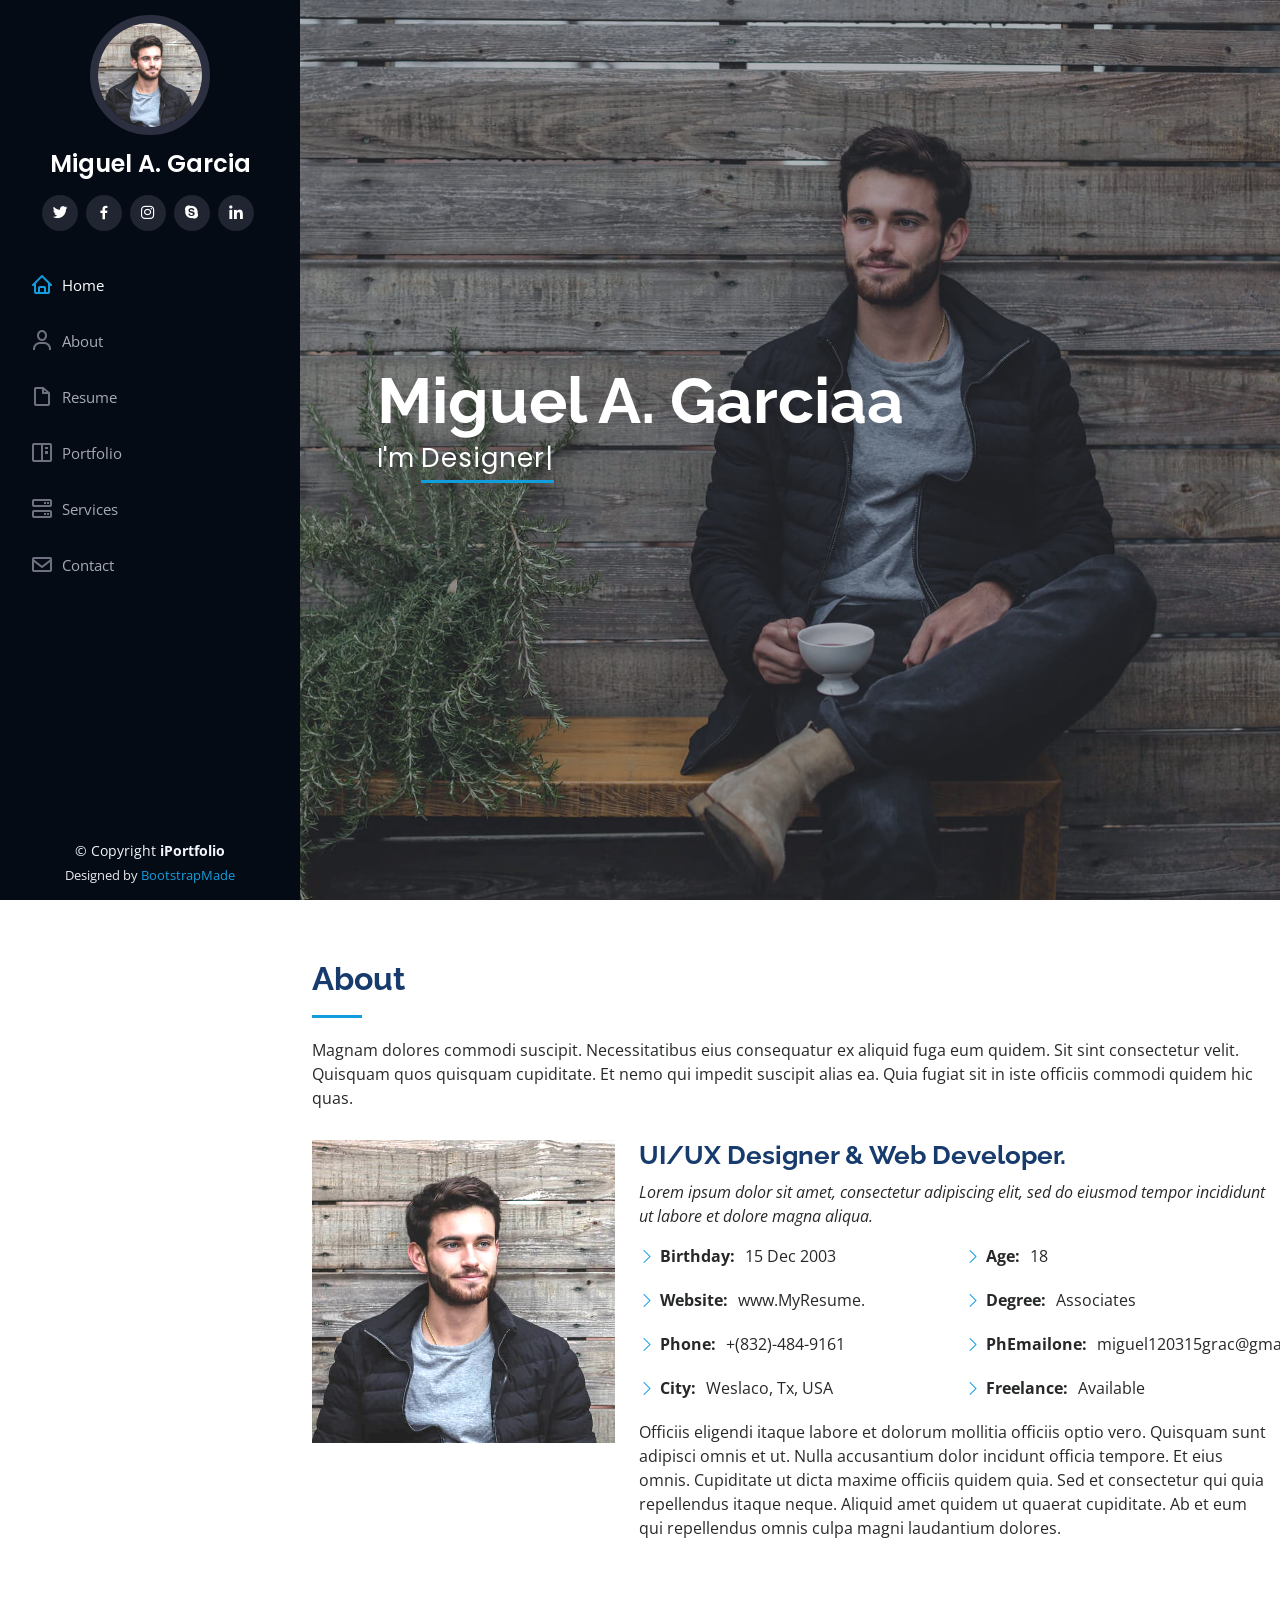
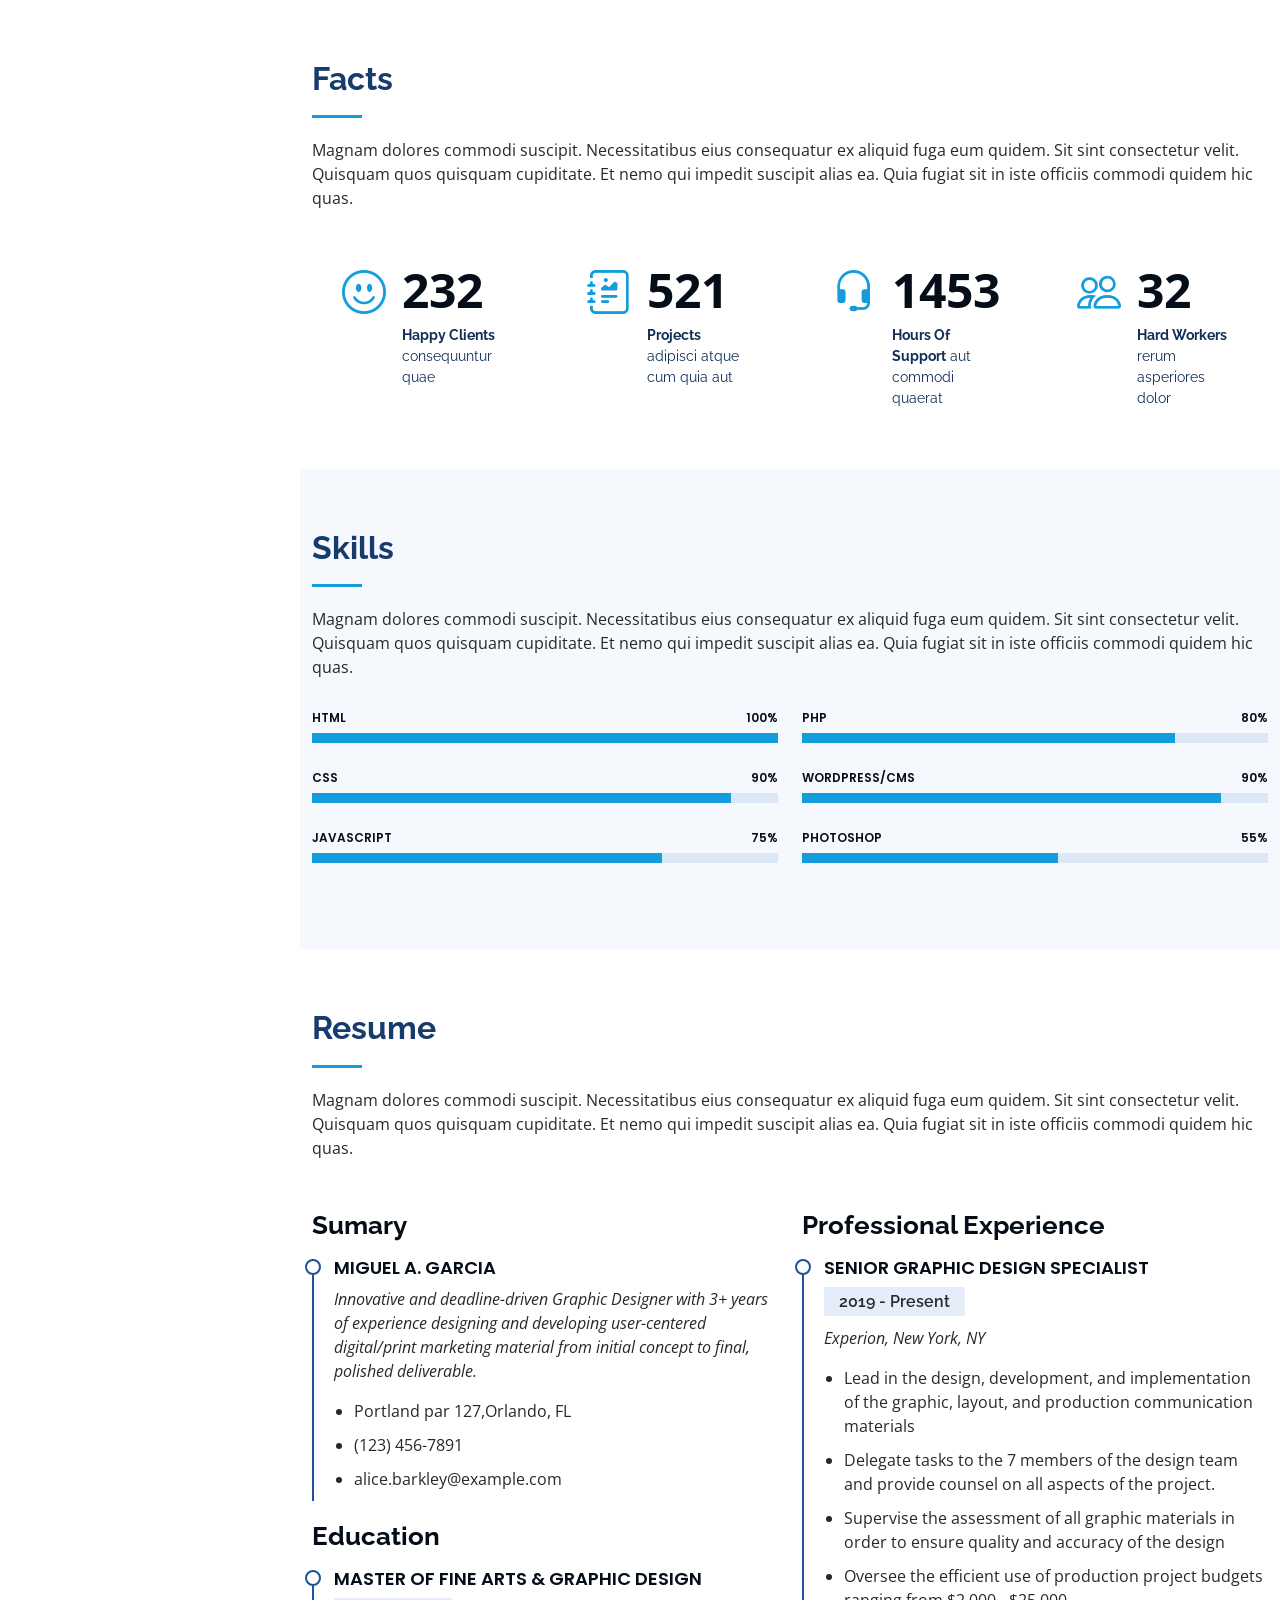
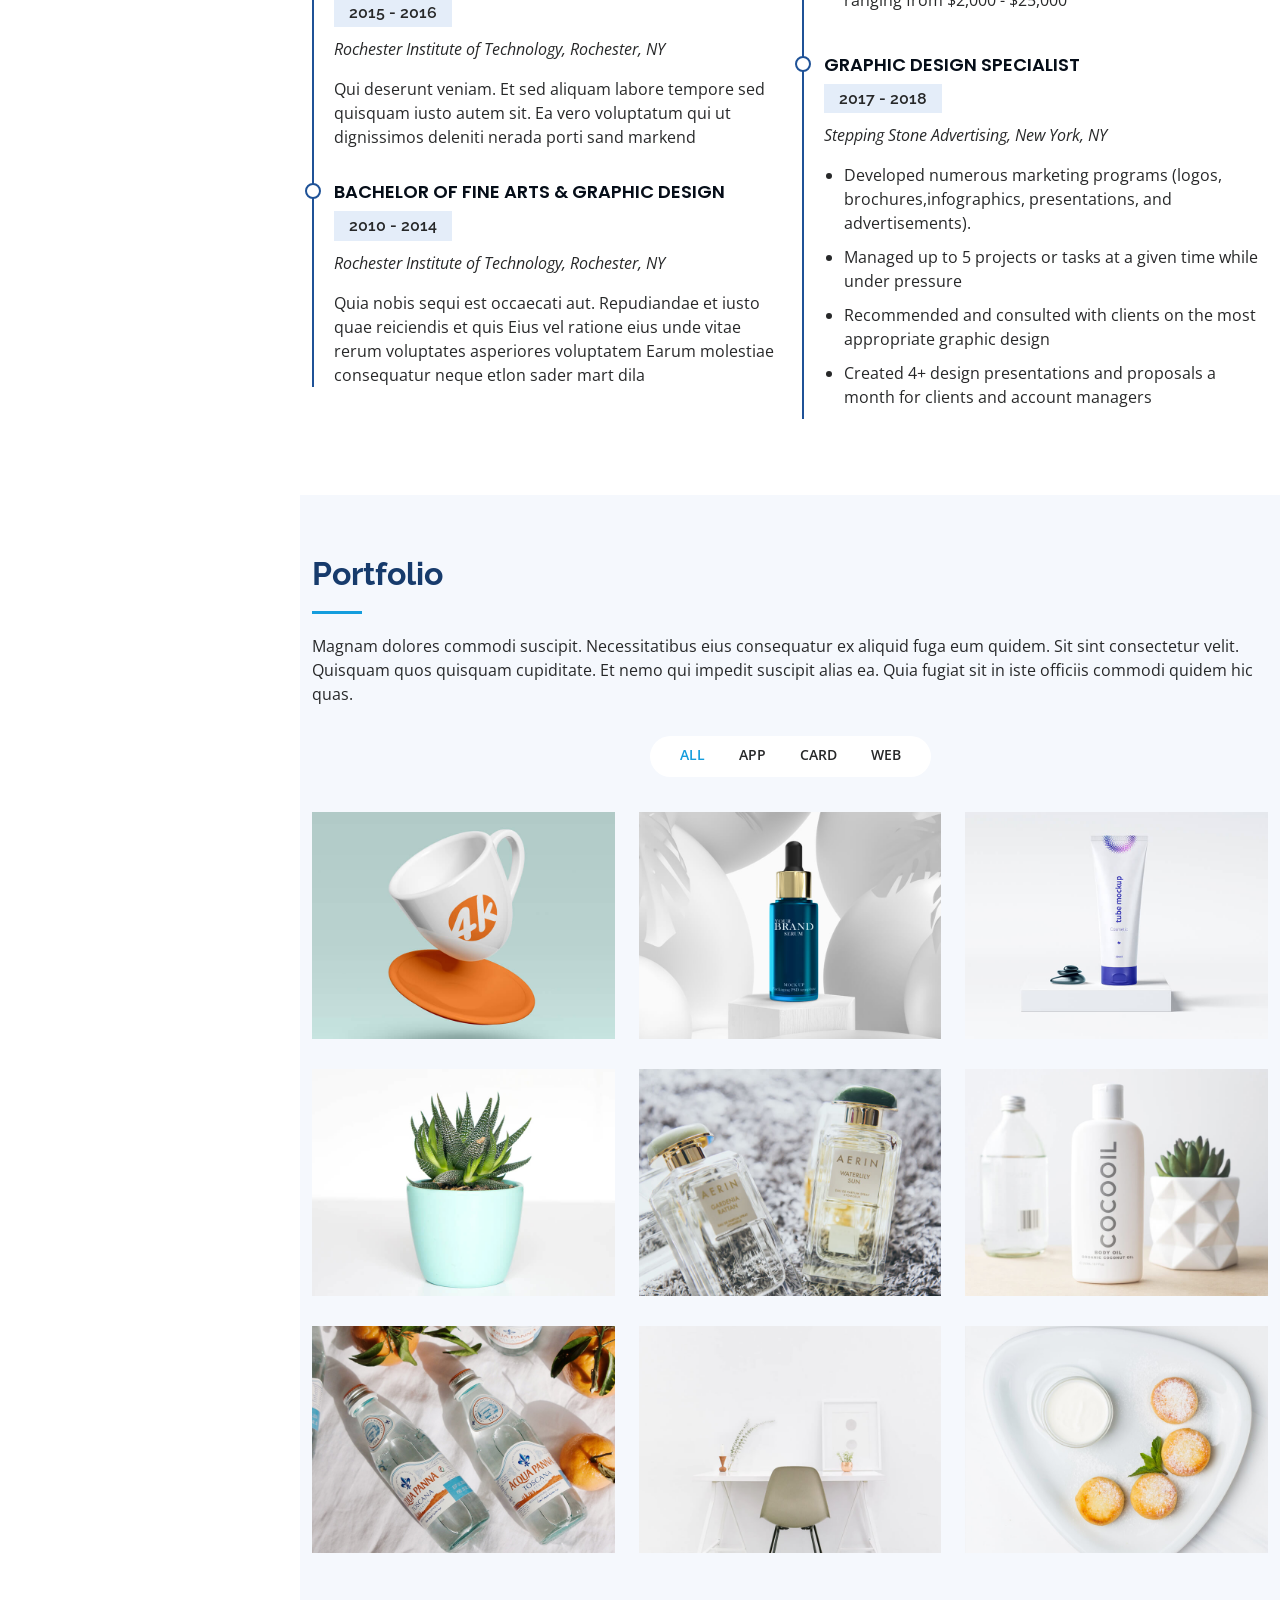
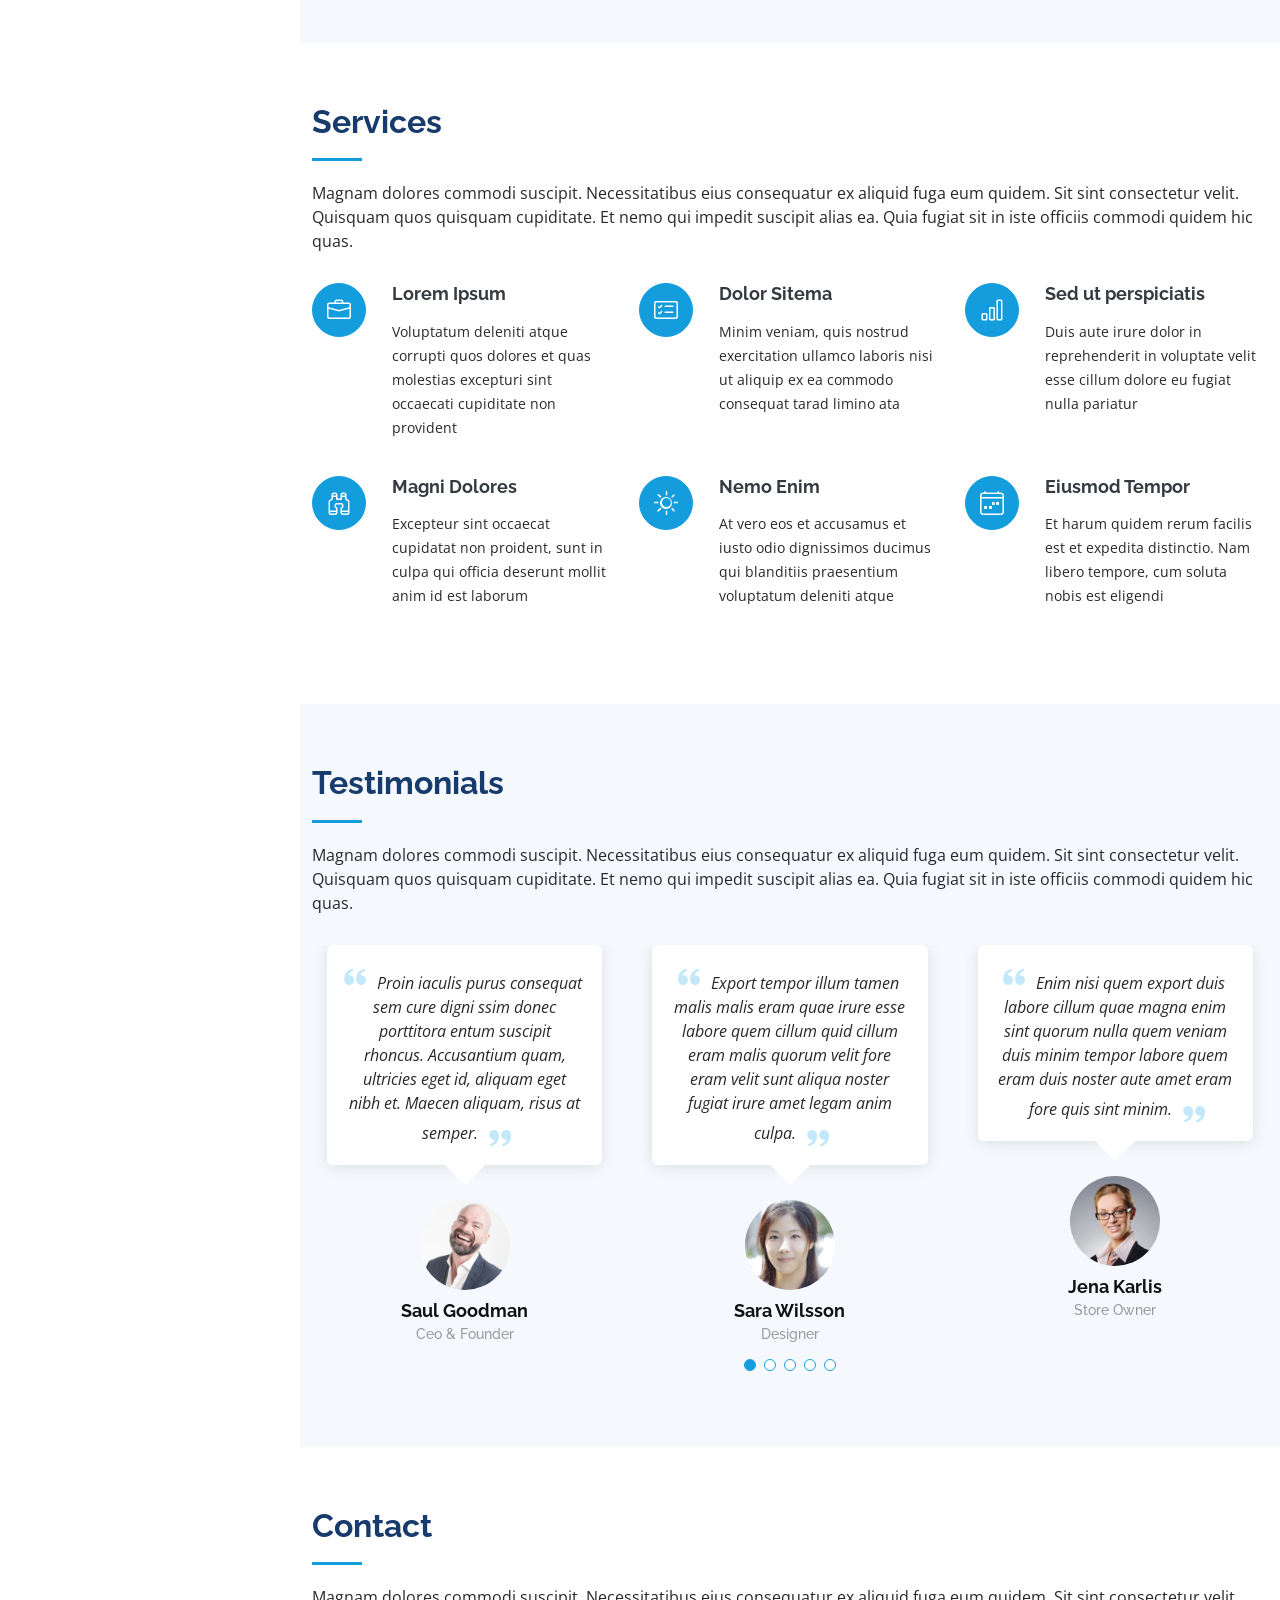
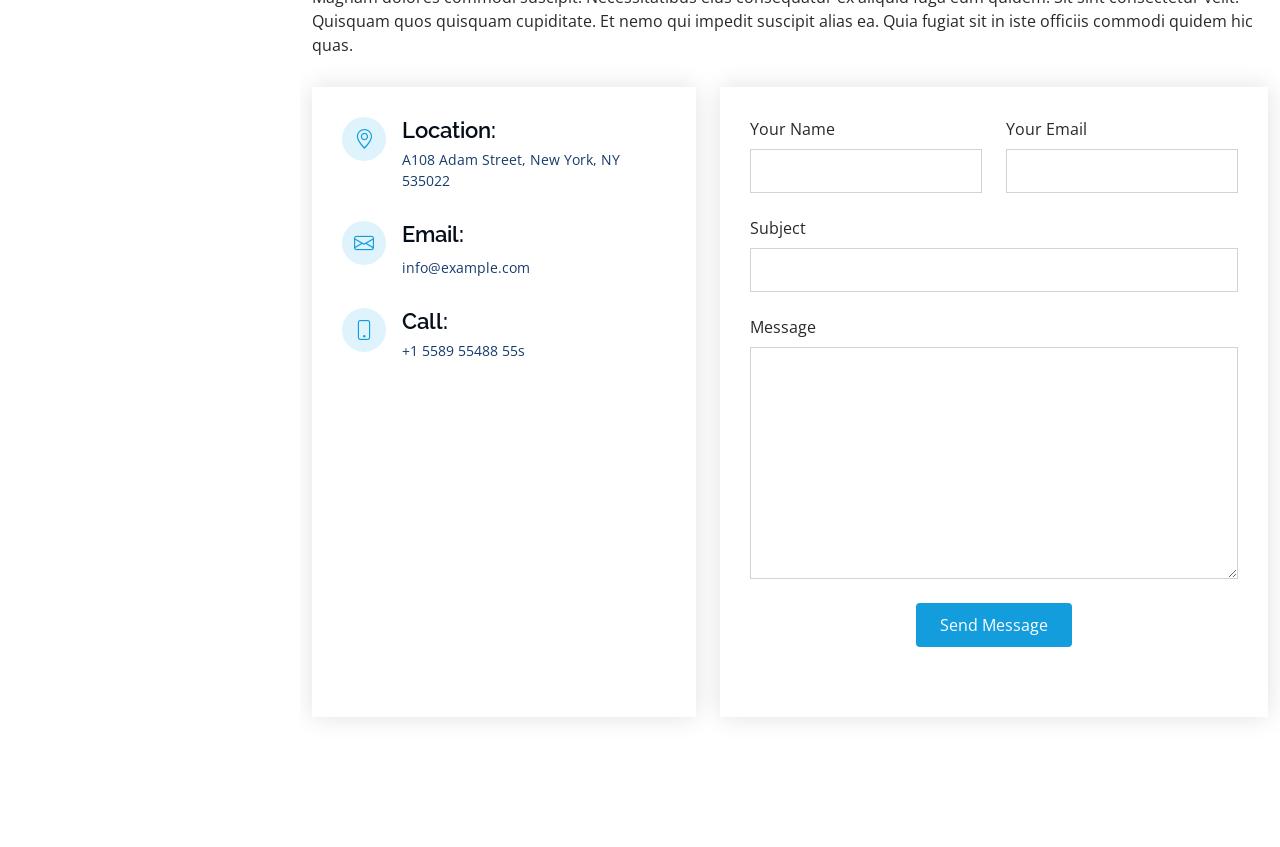
<file: iPortfolio/index.html>
<!DOCTYPE html>
<html lang="en">

<head>
  <meta charset="utf-8">
  <meta content="width=device-width, initial-scale=1.0" name="viewport">

  <title>Miguel A, Garcia MyResume</title>
  <meta content="" name="description">
  <meta content="" name="keywords">

  <!-- Favicons -->
  <link href="assets/img/favicon.png" rel="icon">
  <link href="assets/img/apple-touch-icon.png" rel="apple-touch-icon">

  <!-- Google Fonts -->
  <link href="https://fonts.googleapis.com/css?family=Open+Sans:300,300i,400,400i,600,600i,700,700i|Raleway:300,300i,400,400i,500,500i,600,600i,700,700i|Poppins:300,300i,400,400i,500,500i,600,600i,700,700i" rel="stylesheet">

  <!-- Vendor CSS Files -->
  <link href="assets/vendor/aos/aos.css" rel="stylesheet">
  <link href="assets/vendor/bootstrap/css/bootstrap.min.css" rel="stylesheet">
  <link href="assets/vendor/bootstrap-icons/bootstrap-icons.css" rel="stylesheet">
  <link href="assets/vendor/boxicons/css/boxicons.min.css" rel="stylesheet">
  <link href="assets/vendor/glightbox/css/glightbox.min.css" rel="stylesheet">
  <link href="assets/vendor/swiper/swiper-bundle.min.css" rel="stylesheet">

  <!-- Template Main CSS File -->
  <link href="assets/css/style.css" rel="stylesheet">

  <!-- =======================================================
  * Template Name: iPortfolio - v3.9.1
  * Template URL: https://bootstrapmade.com/iportfolio-bootstrap-portfolio-websites-template/
  * Author: BootstrapMade.com
  * License: https://bootstrapmade.com/license/
  ======================================================== -->
</head>

<body>

  <!-- ======= Mobile nav toggle button ======= -->
  <i class="bi bi-list mobile-nav-toggle d-xl-none"></i>

  <!-- ======= Header ======= -->
  <header id="header">
    <div class="d-flex flex-column">

      <div class="profile">
        <img src="assets/img/profile-img.jpg" alt="" class="img-fluid rounded-circle">
        <h1 class="text-light"><a href="index.html">Miguel A. Garcia</a></h1>
        <div class="social-links mt-3 text-center">
          <a href="#" class="twitter"><i class="bx bxl-twitter"></i></a>
          <a href="#" class="facebook"><i class="bx bxl-facebook"></i></a>
          <a href="#" class="instagram"><i class="bx bxl-instagram"></i></a>
          <a href="#" class="google-plus"><i class="bx bxl-skype"></i></a>
          <a href="#" class="linkedin"><i class="bx bxl-linkedin"></i></a>
        </div>
      </div>

      <nav id="navbar" class="nav-menu navbar">
        <ul>
          <li><a href="#hero" class="nav-link scrollto active"><i class="bx bx-home"></i> <span>Home</span></a></li>
          <li><a href="#about" class="nav-link scrollto"><i class="bx bx-user"></i> <span>About</span></a></li>
          <li><a href="#resume" class="nav-link scrollto"><i class="bx bx-file-blank"></i> <span>Resume</span></a></li>
          <li><a href="#portfolio" class="nav-link scrollto"><i class="bx bx-book-content"></i> <span>Portfolio</span></a></li>
          <li><a href="#services" class="nav-link scrollto"><i class="bx bx-server"></i> <span>Services</span></a></li>
          <li><a href="#contact" class="nav-link scrollto"><i class="bx bx-envelope"></i> <span>Contact</span></a></li>
        </ul>
      </nav><!-- .nav-menu -->
    </div>
  </header><!-- End Header -->

  <!-- ======= Hero Section ======= -->
  <section id="hero" class="d-flex flex-column justify-content-center align-items-center">
    <div class="hero-container" data-aos="fade-in">
      <h1>Miguel A. Garciaa</h1>
      <p>I'm <span class="typed" data-typed-items="Designer, Developer, Freelancer, Photographer"></span></p>
    </div>
  </section><!-- End Hero -->

  <main id="main">

    <!-- ======= About Section ======= -->
    <section id="about" class="about">
      <div class="container">

        <div class="section-title">
          <h2>About</h2>
          <p>Magnam dolores commodi suscipit. Necessitatibus eius consequatur ex aliquid fuga eum quidem. Sit sint consectetur velit. Quisquam quos quisquam cupiditate. Et nemo qui impedit suscipit alias ea. Quia fugiat sit in iste officiis commodi quidem hic quas.</p>
        </div>

        <div class="row">
          <div class="col-lg-4" data-aos="fade-right">
            <img src="assets/img/profile-img.jpg" class="img-fluid" alt="">
          </div>
          <div class="col-lg-8 pt-4 pt-lg-0 content" data-aos="fade-left">
            <h3>UI/UX Designer &amp; Web Developer.</h3>
            <p class="fst-italic">
              Lorem ipsum dolor sit amet, consectetur adipiscing elit, sed do eiusmod tempor incididunt ut labore et dolore
              magna aliqua.
            </p>
            <div class="row">
              <div class="col-lg-6">
                <ul>
                  <li><i class="bi bi-chevron-right"></i> <strong>Birthday:</strong> <span>15 Dec 2003</span></li>
                  <li><i class="bi bi-chevron-right"></i> <strong>Website:</strong> <span>www.MyResume.</span></li>
                  <li><i class="bi bi-chevron-right"></i> <strong>Phone:</strong> <span>+(832)-484-9161</span></li>
                  <li><i class="bi bi-chevron-right"></i> <strong>City:</strong> <span>Weslaco, Tx, USA</span></li>
                </ul>
              </div>
              <div class="col-lg-6">
                <ul>
                  <li><i class="bi bi-chevron-right"></i> <strong>Age:</strong> <span>18</span></li>
                  <li><i class="bi bi-chevron-right"></i> <strong>Degree:</strong> <span>Associates</span></li>
                  <li><i class="bi bi-chevron-right"></i> <strong>PhEmailone:</strong> <span>miguel120315grac@gmail.com</span></li>
                  <li><i class="bi bi-chevron-right"></i> <strong>Freelance:</strong> <span>Available</span></li>
                </ul>
              </div>
            </div>
            <p>
              Officiis eligendi itaque labore et dolorum mollitia officiis optio vero. Quisquam sunt adipisci omnis et ut. Nulla accusantium dolor incidunt officia tempore. Et eius omnis.
              Cupiditate ut dicta maxime officiis quidem quia. Sed et consectetur qui quia repellendus itaque neque. Aliquid amet quidem ut quaerat cupiditate. Ab et eum qui repellendus omnis culpa magni laudantium dolores.
            </p>
          </div>
        </div>

      </div>
    </section><!-- End About Section -->

    <!-- ======= Facts Section ======= -->
    <section id="facts" class="facts">
      <div class="container">

        <div class="section-title">
          <h2>Facts</h2>
          <p>Magnam dolores commodi suscipit. Necessitatibus eius consequatur ex aliquid fuga eum quidem. Sit sint consectetur velit. Quisquam quos quisquam cupiditate. Et nemo qui impedit suscipit alias ea. Quia fugiat sit in iste officiis commodi quidem hic quas.</p>
        </div>

        <div class="row no-gutters">

          <div class="col-lg-3 col-md-6 d-md-flex align-items-md-stretch" data-aos="fade-up">
            <div class="count-box">
              <i class="bi bi-emoji-smile"></i>
              <span data-purecounter-start="0" data-purecounter-end="232" data-purecounter-duration="1" class="purecounter"></span>
              <p><strong>Happy Clients</strong> consequuntur quae</p>
            </div>
          </div>

          <div class="col-lg-3 col-md-6 d-md-flex align-items-md-stretch" data-aos="fade-up" data-aos-delay="100">
            <div class="count-box">
              <i class="bi bi-journal-richtext"></i>
              <span data-purecounter-start="0" data-purecounter-end="521" data-purecounter-duration="1" class="purecounter"></span>
              <p><strong>Projects</strong> adipisci atque cum quia aut</p>
            </div>
          </div>

          <div class="col-lg-3 col-md-6 d-md-flex align-items-md-stretch" data-aos="fade-up" data-aos-delay="200">
            <div class="count-box">
              <i class="bi bi-headset"></i>
              <span data-purecounter-start="0" data-purecounter-end="1453" data-purecounter-duration="1" class="purecounter"></span>
              <p><strong>Hours Of Support</strong> aut commodi quaerat</p>
            </div>
          </div>

          <div class="col-lg-3 col-md-6 d-md-flex align-items-md-stretch" data-aos="fade-up" data-aos-delay="300">
            <div class="count-box">
              <i class="bi bi-people"></i>
              <span data-purecounter-start="0" data-purecounter-end="32" data-purecounter-duration="1" class="purecounter"></span>
              <p><strong>Hard Workers</strong> rerum asperiores dolor</p>
            </div>
          </div>

        </div>

      </div>
    </section><!-- End Facts Section -->

    <!-- ======= Skills Section ======= -->
    <section id="skills" class="skills section-bg">
      <div class="container">

        <div class="section-title">
          <h2>Skills</h2>
          <p>Magnam dolores commodi suscipit. Necessitatibus eius consequatur ex aliquid fuga eum quidem. Sit sint consectetur velit. Quisquam quos quisquam cupiditate. Et nemo qui impedit suscipit alias ea. Quia fugiat sit in iste officiis commodi quidem hic quas.</p>
        </div>

        <div class="row skills-content">

          <div class="col-lg-6" data-aos="fade-up">

            <div class="progress">
              <span class="skill">HTML <i class="val">100%</i></span>
              <div class="progress-bar-wrap">
                <div class="progress-bar" role="progressbar" aria-valuenow="100" aria-valuemin="0" aria-valuemax="100"></div>
              </div>
            </div>

            <div class="progress">
              <span class="skill">CSS <i class="val">90%</i></span>
              <div class="progress-bar-wrap">
                <div class="progress-bar" role="progressbar" aria-valuenow="90" aria-valuemin="0" aria-valuemax="100"></div>
              </div>
            </div>

            <div class="progress">
              <span class="skill">JavaScript <i class="val">75%</i></span>
              <div class="progress-bar-wrap">
                <div class="progress-bar" role="progressbar" aria-valuenow="75" aria-valuemin="0" aria-valuemax="100"></div>
              </div>
            </div>

          </div>

          <div class="col-lg-6" data-aos="fade-up" data-aos-delay="100">

            <div class="progress">
              <span class="skill">PHP <i class="val">80%</i></span>
              <div class="progress-bar-wrap">
                <div class="progress-bar" role="progressbar" aria-valuenow="80" aria-valuemin="0" aria-valuemax="100"></div>
              </div>
            </div>

            <div class="progress">
              <span class="skill">WordPress/CMS <i class="val">90%</i></span>
              <div class="progress-bar-wrap">
                <div class="progress-bar" role="progressbar" aria-valuenow="90" aria-valuemin="0" aria-valuemax="100"></div>
              </div>
            </div>

            <div class="progress">
              <span class="skill">Photoshop <i class="val">55%</i></span>
              <div class="progress-bar-wrap">
                <div class="progress-bar" role="progressbar" aria-valuenow="55" aria-valuemin="0" aria-valuemax="100"></div>
              </div>
            </div>

          </div>

        </div>

      </div>
    </section><!-- End Skills Section -->

    <!-- ======= Resume Section ======= -->
    <section id="resume" class="resume">
      <div class="container">

        <div class="section-title">
          <h2>Resume</h2>
          <p>Magnam dolores commodi suscipit. Necessitatibus eius consequatur ex aliquid fuga eum quidem. Sit sint consectetur velit. Quisquam quos quisquam cupiditate. Et nemo qui impedit suscipit alias ea. Quia fugiat sit in iste officiis commodi quidem hic quas.</p>
        </div>

        <div class="row">
          <div class="col-lg-6" data-aos="fade-up">
            <h3 class="resume-title">Sumary</h3>
            <div class="resume-item pb-0">
              <h4>Miguel A. Garcia</h4>
              <p><em>Innovative and deadline-driven Graphic Designer with 3+ years of experience designing and developing user-centered digital/print marketing material from initial concept to final, polished deliverable.</em></p>
              <ul>
                <li>Portland par 127,Orlando, FL</li>
                <li>(123) 456-7891</li>
                <li>alice.barkley@example.com</li>
              </ul>
            </div>

            <h3 class="resume-title">Education</h3>
            <div class="resume-item">
              <h4>Master of Fine Arts &amp; Graphic Design</h4>
              <h5>2015 - 2016</h5>
              <p><em>Rochester Institute of Technology, Rochester, NY</em></p>
              <p>Qui deserunt veniam. Et sed aliquam labore tempore sed quisquam iusto autem sit. Ea vero voluptatum qui ut dignissimos deleniti nerada porti sand markend</p>
            </div>
            <div class="resume-item">
              <h4>Bachelor of Fine Arts &amp; Graphic Design</h4>
              <h5>2010 - 2014</h5>
              <p><em>Rochester Institute of Technology, Rochester, NY</em></p>
              <p>Quia nobis sequi est occaecati aut. Repudiandae et iusto quae reiciendis et quis Eius vel ratione eius unde vitae rerum voluptates asperiores voluptatem Earum molestiae consequatur neque etlon sader mart dila</p>
            </div>
          </div>
          <div class="col-lg-6" data-aos="fade-up" data-aos-delay="100">
            <h3 class="resume-title">Professional Experience</h3>
            <div class="resume-item">
              <h4>Senior graphic design specialist</h4>
              <h5>2019 - Present</h5>
              <p><em>Experion, New York, NY </em></p>
              <ul>
                <li>Lead in the design, development, and implementation of the graphic, layout, and production communication materials</li>
                <li>Delegate tasks to the 7 members of the design team and provide counsel on all aspects of the project. </li>
                <li>Supervise the assessment of all graphic materials in order to ensure quality and accuracy of the design</li>
                <li>Oversee the efficient use of production project budgets ranging from $2,000 - $25,000</li>
              </ul>
            </div>
            <div class="resume-item">
              <h4>Graphic design specialist</h4>
              <h5>2017 - 2018</h5>
              <p><em>Stepping Stone Advertising, New York, NY</em></p>
              <ul>
                <li>Developed numerous marketing programs (logos, brochures,infographics, presentations, and advertisements).</li>
                <li>Managed up to 5 projects or tasks at a given time while under pressure</li>
                <li>Recommended and consulted with clients on the most appropriate graphic design</li>
                <li>Created 4+ design presentations and proposals a month for clients and account managers</li>
              </ul>
            </div>
          </div>
        </div>

      </div>
    </section><!-- End Resume Section -->

    <!-- ======= Portfolio Section ======= -->
    <section id="portfolio" class="portfolio section-bg">
      <div class="container">

        <div class="section-title">
          <h2>Portfolio</h2>
          <p>Magnam dolores commodi suscipit. Necessitatibus eius consequatur ex aliquid fuga eum quidem. Sit sint consectetur velit. Quisquam quos quisquam cupiditate. Et nemo qui impedit suscipit alias ea. Quia fugiat sit in iste officiis commodi quidem hic quas.</p>
        </div>

        <div class="row" data-aos="fade-up">
          <div class="col-lg-12 d-flex justify-content-center">
            <ul id="portfolio-flters">
              <li data-filter="*" class="filter-active">All</li>
              <li data-filter=".filter-app">App</li>
              <li data-filter=".filter-card">Card</li>
              <li data-filter=".filter-web">Web</li>
            </ul>
          </div>
        </div>

        <div class="row portfolio-container" data-aos="fade-up" data-aos-delay="100">

          <div class="col-lg-4 col-md-6 portfolio-item filter-app">
            <div class="portfolio-wrap">
              <img src="assets/img/portfolio/portfolio-1.jpg" class="img-fluid" alt="">
              <div class="portfolio-links">
                <a href="assets/img/portfolio/portfolio-1.jpg" data-gallery="portfolioGallery" class="portfolio-lightbox" title="App 1"><i class="bx bx-plus"></i></a>
                <a href="portfolio-details.html" title="More Details"><i class="bx bx-link"></i></a>
              </div>
            </div>
          </div>

          <div class="col-lg-4 col-md-6 portfolio-item filter-web">
            <div class="portfolio-wrap">
              <img src="assets/img/portfolio/portfolio-2.jpg" class="img-fluid" alt="">
              <div class="portfolio-links">
                <a href="assets/img/portfolio/portfolio-2.jpg" data-gallery="portfolioGallery" class="portfolio-lightbox" title="Web 3"><i class="bx bx-plus"></i></a>
                <a href="portfolio-details.html" title="More Details"><i class="bx bx-link"></i></a>
              </div>
            </div>
          </div>

          <div class="col-lg-4 col-md-6 portfolio-item filter-app">
            <div class="portfolio-wrap">
              <img src="assets/img/portfolio/portfolio-3.jpg" class="img-fluid" alt="">
              <div class="portfolio-links">
                <a href="assets/img/portfolio/portfolio-3.jpg" data-gallery="portfolioGallery" class="portfolio-lightbox" title="App 2"><i class="bx bx-plus"></i></a>
                <a href="portfolio-details.html" title="More Details"><i class="bx bx-link"></i></a>
              </div>
            </div>
          </div>

          <div class="col-lg-4 col-md-6 portfolio-item filter-card">
            <div class="portfolio-wrap">
              <img src="assets/img/portfolio/portfolio-4.jpg" class="img-fluid" alt="">
              <div class="portfolio-links">
                <a href="assets/img/portfolio/portfolio-4.jpg" data-gallery="portfolioGallery" class="portfolio-lightbox" title="Card 2"><i class="bx bx-plus"></i></a>
                <a href="portfolio-details.html" title="More Details"><i class="bx bx-link"></i></a>
              </div>
            </div>
          </div>

          <div class="col-lg-4 col-md-6 portfolio-item filter-web">
            <div class="portfolio-wrap">
              <img src="assets/img/portfolio/portfolio-5.jpg" class="img-fluid" alt="">
              <div class="portfolio-links">
                <a href="assets/img/portfolio/portfolio-5.jpg" data-gallery="portfolioGallery" class="portfolio-lightbox" title="Web 2"><i class="bx bx-plus"></i></a>
                <a href="portfolio-details.html" title="More Details"><i class="bx bx-link"></i></a>
              </div>
            </div>
          </div>

          <div class="col-lg-4 col-md-6 portfolio-item filter-app">
            <div class="portfolio-wrap">
              <img src="assets/img/portfolio/portfolio-6.jpg" class="img-fluid" alt="">
              <div class="portfolio-links">
                <a href="assets/img/portfolio/portfolio-6.jpg" data-gallery="portfolioGallery" class="portfolio-lightbox" title="App 3"><i class="bx bx-plus"></i></a>
                <a href="portfolio-details.html" title="More Details"><i class="bx bx-link"></i></a>
              </div>
            </div>
          </div>

          <div class="col-lg-4 col-md-6 portfolio-item filter-card">
            <div class="portfolio-wrap">
              <img src="assets/img/portfolio/portfolio-7.jpg" class="img-fluid" alt="">
              <div class="portfolio-links">
                <a href="assets/img/portfolio/portfolio-7.jpg" data-gallery="portfolioGallery" class="portfolio-lightbox" title="Card 1"><i class="bx bx-plus"></i></a>
                <a href="portfolio-details.html" title="More Details"><i class="bx bx-link"></i></a>
              </div>
            </div>
          </div>

          <div class="col-lg-4 col-md-6 portfolio-item filter-card">
            <div class="portfolio-wrap">
              <img src="assets/img/portfolio/portfolio-8.jpg" class="img-fluid" alt="">
              <div class="portfolio-links">
                <a href="assets/img/portfolio/portfolio-8.jpg" data-gallery="portfolioGallery" class="portfolio-lightbox" title="Card 3"><i class="bx bx-plus"></i></a>
                <a href="portfolio-details.html" title="More Details"><i class="bx bx-link"></i></a>
              </div>
            </div>
          </div>

          <div class="col-lg-4 col-md-6 portfolio-item filter-web">
            <div class="portfolio-wrap">
              <img src="assets/img/portfolio/portfolio-9.jpg" class="img-fluid" alt="">
              <div class="portfolio-links">
                <a href="assets/img/portfolio/portfolio-9.jpg" data-gallery="portfolioGallery" class="portfolio-lightbox" title="Web 3"><i class="bx bx-plus"></i></a>
                <a href="portfolio-details.html" title="More Details"><i class="bx bx-link"></i></a>
              </div>
            </div>
          </div>

        </div>

      </div>
    </section><!-- End Portfolio Section -->

    <!-- ======= Services Section ======= -->
    <section id="services" class="services">
      <div class="container">

        <div class="section-title">
          <h2>Services</h2>
          <p>Magnam dolores commodi suscipit. Necessitatibus eius consequatur ex aliquid fuga eum quidem. Sit sint consectetur velit. Quisquam quos quisquam cupiditate. Et nemo qui impedit suscipit alias ea. Quia fugiat sit in iste officiis commodi quidem hic quas.</p>
        </div>

        <div class="row">
          <div class="col-lg-4 col-md-6 icon-box" data-aos="fade-up">
            <div class="icon"><i class="bi bi-briefcase"></i></div>
            <h4 class="title"><a href="">Lorem Ipsum</a></h4>
            <p class="description">Voluptatum deleniti atque corrupti quos dolores et quas molestias excepturi sint occaecati cupiditate non provident</p>
          </div>
          <div class="col-lg-4 col-md-6 icon-box" data-aos="fade-up" data-aos-delay="100">
            <div class="icon"><i class="bi bi-card-checklist"></i></div>
            <h4 class="title"><a href="">Dolor Sitema</a></h4>
            <p class="description">Minim veniam, quis nostrud exercitation ullamco laboris nisi ut aliquip ex ea commodo consequat tarad limino ata</p>
          </div>
          <div class="col-lg-4 col-md-6 icon-box" data-aos="fade-up" data-aos-delay="200">
            <div class="icon"><i class="bi bi-bar-chart"></i></div>
            <h4 class="title"><a href="">Sed ut perspiciatis</a></h4>
            <p class="description">Duis aute irure dolor in reprehenderit in voluptate velit esse cillum dolore eu fugiat nulla pariatur</p>
          </div>
          <div class="col-lg-4 col-md-6 icon-box" data-aos="fade-up" data-aos-delay="300">
            <div class="icon"><i class="bi bi-binoculars"></i></div>
            <h4 class="title"><a href="">Magni Dolores</a></h4>
            <p class="description">Excepteur sint occaecat cupidatat non proident, sunt in culpa qui officia deserunt mollit anim id est laborum</p>
          </div>
          <div class="col-lg-4 col-md-6 icon-box" data-aos="fade-up" data-aos-delay="400">
            <div class="icon"><i class="bi bi-brightness-high"></i></div>
            <h4 class="title"><a href="">Nemo Enim</a></h4>
            <p class="description">At vero eos et accusamus et iusto odio dignissimos ducimus qui blanditiis praesentium voluptatum deleniti atque</p>
          </div>
          <div class="col-lg-4 col-md-6 icon-box" data-aos="fade-up" data-aos-delay="500">
            <div class="icon"><i class="bi bi-calendar4-week"></i></div>
            <h4 class="title"><a href="">Eiusmod Tempor</a></h4>
            <p class="description">Et harum quidem rerum facilis est et expedita distinctio. Nam libero tempore, cum soluta nobis est eligendi</p>
          </div>
        </div>

      </div>
    </section><!-- End Services Section -->

    <!-- ======= Testimonials Section ======= -->
    <section id="testimonials" class="testimonials section-bg">
      <div class="container">

        <div class="section-title">
          <h2>Testimonials</h2>
          <p>Magnam dolores commodi suscipit. Necessitatibus eius consequatur ex aliquid fuga eum quidem. Sit sint consectetur velit. Quisquam quos quisquam cupiditate. Et nemo qui impedit suscipit alias ea. Quia fugiat sit in iste officiis commodi quidem hic quas.</p>
        </div>

        <div class="testimonials-slider swiper" data-aos="fade-up" data-aos-delay="100">
          <div class="swiper-wrapper">

            <div class="swiper-slide">
              <div class="testimonial-item" data-aos="fade-up">
                <p>
                  <i class="bx bxs-quote-alt-left quote-icon-left"></i>
                  Proin iaculis purus consequat sem cure digni ssim donec porttitora entum suscipit rhoncus. Accusantium quam, ultricies eget id, aliquam eget nibh et. Maecen aliquam, risus at semper.
                  <i class="bx bxs-quote-alt-right quote-icon-right"></i>
                </p>
                <img src="assets/img/testimonials/testimonials-1.jpg" class="testimonial-img" alt="">
                <h3>Saul Goodman</h3>
                <h4>Ceo &amp; Founder</h4>
              </div>
            </div><!-- End testimonial item -->

            <div class="swiper-slide">
              <div class="testimonial-item" data-aos="fade-up" data-aos-delay="100">
                <p>
                  <i class="bx bxs-quote-alt-left quote-icon-left"></i>
                  Export tempor illum tamen malis malis eram quae irure esse labore quem cillum quid cillum eram malis quorum velit fore eram velit sunt aliqua noster fugiat irure amet legam anim culpa.
                  <i class="bx bxs-quote-alt-right quote-icon-right"></i>
                </p>
                <img src="assets/img/testimonials/testimonials-2.jpg" class="testimonial-img" alt="">
                <h3>Sara Wilsson</h3>
                <h4>Designer</h4>
              </div>
            </div><!-- End testimonial item -->

            <div class="swiper-slide">
              <div class="testimonial-item" data-aos="fade-up" data-aos-delay="200">
                <p>
                  <i class="bx bxs-quote-alt-left quote-icon-left"></i>
                  Enim nisi quem export duis labore cillum quae magna enim sint quorum nulla quem veniam duis minim tempor labore quem eram duis noster aute amet eram fore quis sint minim.
                  <i class="bx bxs-quote-alt-right quote-icon-right"></i>
                </p>
                <img src="assets/img/testimonials/testimonials-3.jpg" class="testimonial-img" alt="">
                <h3>Jena Karlis</h3>
                <h4>Store Owner</h4>
              </div>
            </div><!-- End testimonial item -->

            <div class="swiper-slide">
              <div class="testimonial-item" data-aos="fade-up" data-aos-delay="300">
                <p>
                  <i class="bx bxs-quote-alt-left quote-icon-left"></i>
                  Fugiat enim eram quae cillum dolore dolor amet nulla culpa multos export minim fugiat minim velit minim dolor enim duis veniam ipsum anim magna sunt elit fore quem dolore labore illum veniam.
                  <i class="bx bxs-quote-alt-right quote-icon-right"></i>
                </p>
                <img src="assets/img/testimonials/testimonials-4.jpg" class="testimonial-img" alt="">
                <h3>Matt Brandon</h3>
                <h4>Freelancer</h4>
              </div>
            </div><!-- End testimonial item -->

            <div class="swiper-slide">
              <div class="testimonial-item" data-aos="fade-up" data-aos-delay="400">
                <p>
                  <i class="bx bxs-quote-alt-left quote-icon-left"></i>
                  Quis quorum aliqua sint quem legam fore sunt eram irure aliqua veniam tempor noster veniam enim culpa labore duis sunt culpa nulla illum cillum fugiat legam esse veniam culpa fore nisi cillum quid.
                  <i class="bx bxs-quote-alt-right quote-icon-right"></i>
                </p>
                <img src="assets/img/testimonials/testimonials-5.jpg" class="testimonial-img" alt="">
                <h3>John Larson</h3>
                <h4>Entrepreneur</h4>
              </div>
            </div><!-- End testimonial item -->

          </div>
          <div class="swiper-pagination"></div>
        </div>

      </div>
    </section><!-- End Testimonials Section -->

    <!-- ======= Contact Section ======= -->
    <section id="contact" class="contact">
      <div class="container">

        <div class="section-title">
          <h2>Contact</h2>
          <p>Magnam dolores commodi suscipit. Necessitatibus eius consequatur ex aliquid fuga eum quidem. Sit sint consectetur velit. Quisquam quos quisquam cupiditate. Et nemo qui impedit suscipit alias ea. Quia fugiat sit in iste officiis commodi quidem hic quas.</p>
        </div>

        <div class="row" data-aos="fade-in">

          <div class="col-lg-5 d-flex align-items-stretch">
            <div class="info">
              <div class="address">
                <i class="bi bi-geo-alt"></i>
                <h4>Location:</h4>
                <p>A108 Adam Street, New York, NY 535022</p>
              </div>

              <div class="email">
                <i class="bi bi-envelope"></i>
                <h4>Email:</h4>
                <p>info@example.com</p>
              </div>

              <div class="phone">
                <i class="bi bi-phone"></i>
                <h4>Call:</h4>
                <p>+1 5589 55488 55s</p>
              </div>

              <iframe src="https://www.google.com/maps/embed?pb=!1m14!1m8!1m3!1d12097.433213460943!2d-74.0062269!3d40.7101282!3m2!1i1024!2i768!4f13.1!3m3!1m2!1s0x0%3A0xb89d1fe6bc499443!2sDowntown+Conference+Center!5e0!3m2!1smk!2sbg!4v1539943755621" frameborder="0" style="border:0; width: 100%; height: 290px;" allowfullscreen></iframe>
            </div>

          </div>

          <div class="col-lg-7 mt-5 mt-lg-0 d-flex align-items-stretch">
            <form action="forms/contact.php" method="post" role="form" class="php-email-form">
              <div class="row">
                <div class="form-group col-md-6">
                  <label for="name">Your Name</label>
                  <input type="text" name="name" class="form-control" id="name" required>
                </div>
                <div class="form-group col-md-6">
                  <label for="name">Your Email</label>
                  <input type="email" class="form-control" name="email" id="email" required>
                </div>
              </div>
              <div class="form-group">
                <label for="name">Subject</label>
                <input type="text" class="form-control" name="subject" id="subject" required>
              </div>
              <div class="form-group">
                <label for="name">Message</label>
                <textarea class="form-control" name="message" rows="10" required></textarea>
              </div>
              <div class="my-3">
                <div class="loading">Loading</div>
                <div class="error-message"></div>
                <div class="sent-message">Your message has been sent. Thank you!</div>
              </div>
              <div class="text-center"><button type="submit">Send Message</button></div>
            </form>
          </div>

        </div>

      </div>
    </section><!-- End Contact Section -->

  </main><!-- End #main -->

  <!-- ======= Footer ======= -->
  <footer id="footer">
    <div class="container">
      <div class="copyright">
        &copy; Copyright <strong><span>iPortfolio</span></strong>
      </div>
      <div class="credits">
        <!-- All the links in the footer should remain intact. -->
        <!-- You can delete the links only if you purchased the pro version. -->
        <!-- Licensing information: https://bootstrapmade.com/license/ -->
        <!-- Purchase the pro version with working PHP/AJAX contact form: https://bootstrapmade.com/iportfolio-bootstrap-portfolio-websites-template/ -->
        Designed by <a href="https://bootstrapmade.com/">BootstrapMade</a>
      </div>
    </div>
  </footer><!-- End  Footer -->

  <a href="#" class="back-to-top d-flex align-items-center justify-content-center"><i class="bi bi-arrow-up-short"></i></a>

  <!-- Vendor JS Files -->
  <script src="assets/vendor/purecounter/purecounter_vanilla.js"></script>
  <script src="assets/vendor/aos/aos.js"></script>
  <script src="assets/vendor/bootstrap/js/bootstrap.bundle.min.js"></script>
  <script src="assets/vendor/glightbox/js/glightbox.min.js"></script>
  <script src="assets/vendor/isotope-layout/isotope.pkgd.min.js"></script>
  <script src="assets/vendor/swiper/swiper-bundle.min.js"></script>
  <script src="assets/vendor/typed.js/typed.min.js"></script>
  <script src="assets/vendor/waypoints/noframework.waypoints.js"></script>
  <script src="assets/vendor/php-email-form/validate.js"></script>

  <!-- Template Main JS File -->
  <script src="assets/js/main.js"></script>

</body>

</html>
</file>
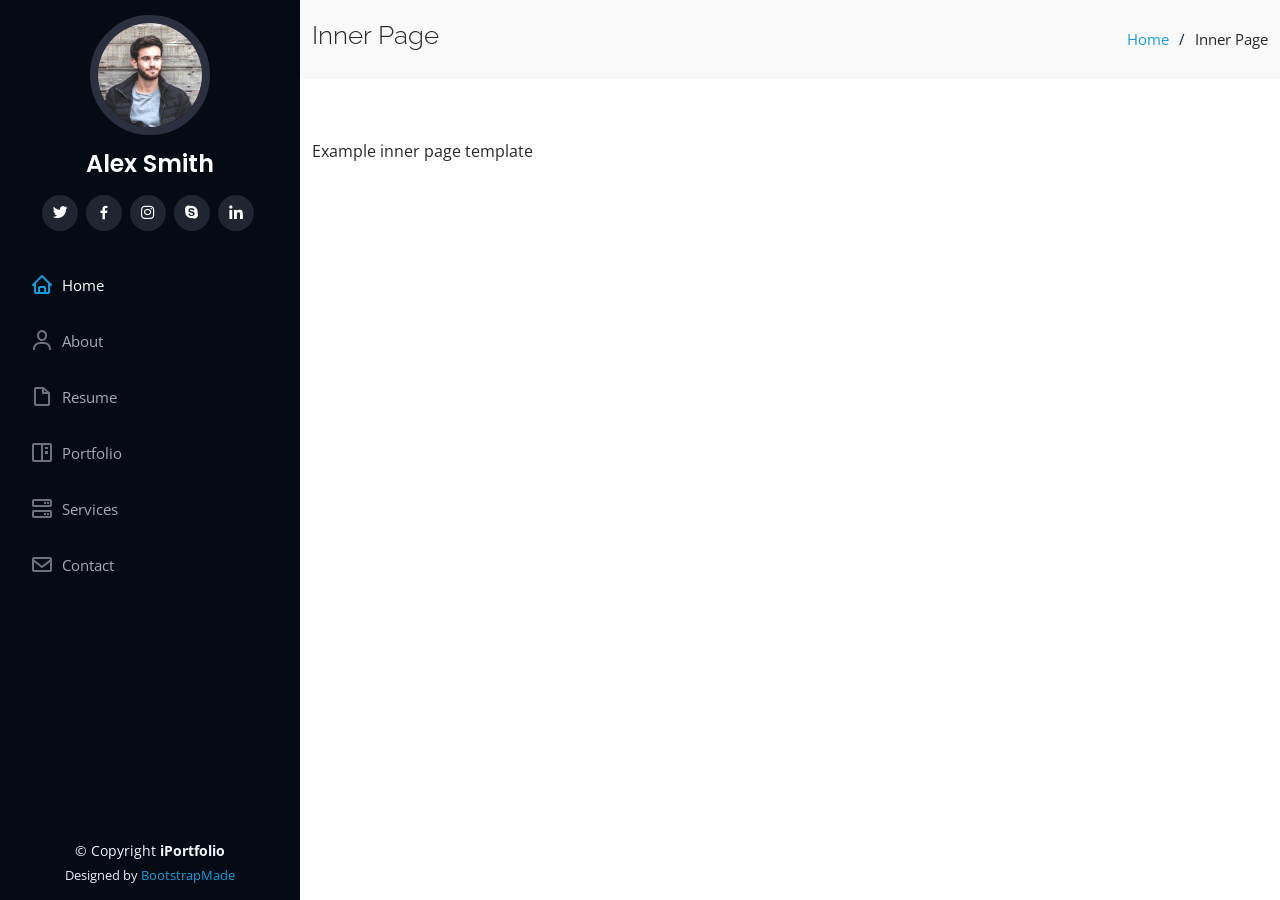
<file: iPortfolio/inner-page.html>
<!DOCTYPE html>
<html lang="en">

<head>
  <meta charset="utf-8">
  <meta content="width=device-width, initial-scale=1.0" name="viewport">

  <title>Inner Page - iPortfolio Bootstrap Template</title>
  <meta content="" name="description">
  <meta content="" name="keywords">

  <!-- Favicons -->
  <link href="assets/img/favicon.png" rel="icon">
  <link href="assets/img/apple-touch-icon.png" rel="apple-touch-icon">

  <!-- Google Fonts -->
  <link href="https://fonts.googleapis.com/css?family=Open+Sans:300,300i,400,400i,600,600i,700,700i|Raleway:300,300i,400,400i,500,500i,600,600i,700,700i|Poppins:300,300i,400,400i,500,500i,600,600i,700,700i" rel="stylesheet">

  <!-- Vendor CSS Files -->
  <link href="assets/vendor/aos/aos.css" rel="stylesheet">
  <link href="assets/vendor/bootstrap/css/bootstrap.min.css" rel="stylesheet">
  <link href="assets/vendor/bootstrap-icons/bootstrap-icons.css" rel="stylesheet">
  <link href="assets/vendor/boxicons/css/boxicons.min.css" rel="stylesheet">
  <link href="assets/vendor/glightbox/css/glightbox.min.css" rel="stylesheet">
  <link href="assets/vendor/swiper/swiper-bundle.min.css" rel="stylesheet">

  <!-- Template Main CSS File -->
  <link href="assets/css/style.css" rel="stylesheet">

  <!-- =======================================================
  * Template Name: iPortfolio - v3.9.1
  * Template URL: https://bootstrapmade.com/iportfolio-bootstrap-portfolio-websites-template/
  * Author: BootstrapMade.com
  * License: https://bootstrapmade.com/license/
  ======================================================== -->
</head>

<body>

  <!-- ======= Mobile nav toggle button ======= -->
  <i class="bi bi-list mobile-nav-toggle d-xl-none"></i>

  <!-- ======= Header ======= -->
  <header id="header">
    <div class="d-flex flex-column">

      <div class="profile">
        <img src="assets/img/profile-img.jpg" alt="" class="img-fluid rounded-circle">
        <h1 class="text-light"><a href="index.html">Alex Smith</a></h1>
        <div class="social-links mt-3 text-center">
          <a href="#" class="twitter"><i class="bx bxl-twitter"></i></a>
          <a href="#" class="facebook"><i class="bx bxl-facebook"></i></a>
          <a href="#" class="instagram"><i class="bx bxl-instagram"></i></a>
          <a href="#" class="google-plus"><i class="bx bxl-skype"></i></a>
          <a href="#" class="linkedin"><i class="bx bxl-linkedin"></i></a>
        </div>
      </div>

      <nav id="navbar" class="nav-menu navbar">
        <ul>
          <li><a href="#hero" class="nav-link scrollto active"><i class="bx bx-home"></i> <span>Home</span></a></li>
          <li><a href="#about" class="nav-link scrollto"><i class="bx bx-user"></i> <span>About</span></a></li>
          <li><a href="#resume" class="nav-link scrollto"><i class="bx bx-file-blank"></i> <span>Resume</span></a></li>
          <li><a href="#portfolio" class="nav-link scrollto"><i class="bx bx-book-content"></i> <span>Portfolio</span></a></li>
          <li><a href="#services" class="nav-link scrollto"><i class="bx bx-server"></i> <span>Services</span></a></li>
          <li><a href="#contact" class="nav-link scrollto"><i class="bx bx-envelope"></i> <span>Contact</span></a></li>
        </ul>
      </nav><!-- .nav-menu -->
    </div>
  </header><!-- End Header -->

  <main id="main">

    <!-- ======= Breadcrumbs ======= -->
    <section class="breadcrumbs">
      <div class="container">

        <div class="d-flex justify-content-between align-items-center">
          <h2>Inner Page</h2>
          <ol>
            <li><a href="index.html">Home</a></li>
            <li>Inner Page</li>
          </ol>
        </div>

      </div>
    </section><!-- End Breadcrumbs -->

    <section class="inner-page">
      <div class="container">
        <p>
          Example inner page template
        </p>
      </div>
    </section>

  </main><!-- End #main -->

  <!-- ======= Footer ======= -->
  <footer id="footer">
    <div class="container">
      <div class="copyright">
        &copy; Copyright <strong><span>iPortfolio</span></strong>
      </div>
      <div class="credits">
        <!-- All the links in the footer should remain intact. -->
        <!-- You can delete the links only if you purchased the pro version. -->
        <!-- Licensing information: https://bootstrapmade.com/license/ -->
        <!-- Purchase the pro version with working PHP/AJAX contact form: https://bootstrapmade.com/iportfolio-bootstrap-portfolio-websites-template/ -->
        Designed by <a href="https://bootstrapmade.com/">BootstrapMade</a>
      </div>
    </div>
  </footer><!-- End  Footer -->

  <a href="#" class="back-to-top d-flex align-items-center justify-content-center"><i class="bi bi-arrow-up-short"></i></a>

  <!-- Vendor JS Files -->
  <script src="assets/vendor/purecounter/purecounter_vanilla.js"></script>
  <script src="assets/vendor/aos/aos.js"></script>
  <script src="assets/vendor/bootstrap/js/bootstrap.bundle.min.js"></script>
  <script src="assets/vendor/glightbox/js/glightbox.min.js"></script>
  <script src="assets/vendor/isotope-layout/isotope.pkgd.min.js"></script>
  <script src="assets/vendor/swiper/swiper-bundle.min.js"></script>
  <script src="assets/vendor/typed.js/typed.min.js"></script>
  <script src="assets/vendor/waypoints/noframework.waypoints.js"></script>
  <script src="assets/vendor/php-email-form/validate.js"></script>

  <!-- Template Main JS File -->
  <script src="assets/js/main.js"></script>

</body>

</html>
</file>
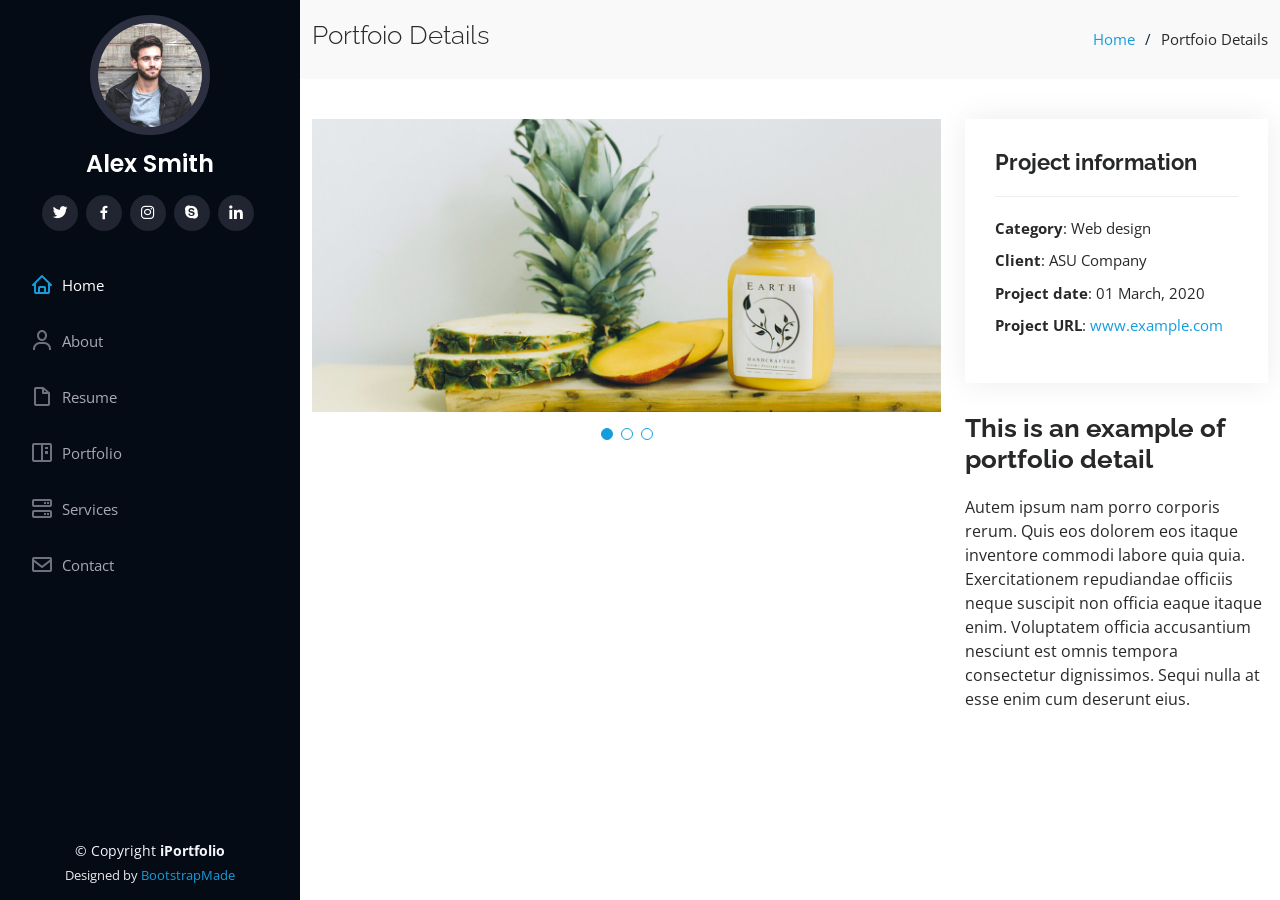
<file: iPortfolio/portfolio-details.html>
<!DOCTYPE html>
<html lang="en">

<head>
  <meta charset="utf-8">
  <meta content="width=device-width, initial-scale=1.0" name="viewport">

  <title>Portfolio Details - iPortfolio Bootstrap Template</title>
  <meta content="" name="description">
  <meta content="" name="keywords">

  <!-- Favicons -->
  <link href="assets/img/favicon.png" rel="icon">
  <link href="assets/img/apple-touch-icon.png" rel="apple-touch-icon">

  <!-- Google Fonts -->
  <link href="https://fonts.googleapis.com/css?family=Open+Sans:300,300i,400,400i,600,600i,700,700i|Raleway:300,300i,400,400i,500,500i,600,600i,700,700i|Poppins:300,300i,400,400i,500,500i,600,600i,700,700i" rel="stylesheet">

  <!-- Vendor CSS Files -->
  <link href="assets/vendor/aos/aos.css" rel="stylesheet">
  <link href="assets/vendor/bootstrap/css/bootstrap.min.css" rel="stylesheet">
  <link href="assets/vendor/bootstrap-icons/bootstrap-icons.css" rel="stylesheet">
  <link href="assets/vendor/boxicons/css/boxicons.min.css" rel="stylesheet">
  <link href="assets/vendor/glightbox/css/glightbox.min.css" rel="stylesheet">
  <link href="assets/vendor/swiper/swiper-bundle.min.css" rel="stylesheet">

  <!-- Template Main CSS File -->
  <link href="assets/css/style.css" rel="stylesheet">

  <!-- =======================================================
  * Template Name: iPortfolio - v3.9.1
  * Template URL: https://bootstrapmade.com/iportfolio-bootstrap-portfolio-websites-template/
  * Author: BootstrapMade.com
  * License: https://bootstrapmade.com/license/
  ======================================================== -->
</head>

<body>

  <!-- ======= Mobile nav toggle button ======= -->
  <i class="bi bi-list mobile-nav-toggle d-xl-none"></i>

  <!-- ======= Header ======= -->
  <header id="header">
    <div class="d-flex flex-column">

      <div class="profile">
        <img src="assets/img/profile-img.jpg" alt="" class="img-fluid rounded-circle">
        <h1 class="text-light"><a href="index.html">Alex Smith</a></h1>
        <div class="social-links mt-3 text-center">
          <a href="#" class="twitter"><i class="bx bxl-twitter"></i></a>
          <a href="#" class="facebook"><i class="bx bxl-facebook"></i></a>
          <a href="#" class="instagram"><i class="bx bxl-instagram"></i></a>
          <a href="#" class="google-plus"><i class="bx bxl-skype"></i></a>
          <a href="#" class="linkedin"><i class="bx bxl-linkedin"></i></a>
        </div>
      </div>

      <nav id="navbar" class="nav-menu navbar">
        <ul>
          <li><a href="#hero" class="nav-link scrollto active"><i class="bx bx-home"></i> <span>Home</span></a></li>
          <li><a href="#about" class="nav-link scrollto"><i class="bx bx-user"></i> <span>About</span></a></li>
          <li><a href="#resume" class="nav-link scrollto"><i class="bx bx-file-blank"></i> <span>Resume</span></a></li>
          <li><a href="#portfolio" class="nav-link scrollto"><i class="bx bx-book-content"></i> <span>Portfolio</span></a></li>
          <li><a href="#services" class="nav-link scrollto"><i class="bx bx-server"></i> <span>Services</span></a></li>
          <li><a href="#contact" class="nav-link scrollto"><i class="bx bx-envelope"></i> <span>Contact</span></a></li>
        </ul>
      </nav><!-- .nav-menu -->
    </div>
  </header><!-- End Header -->

  <main id="main">

    <!-- ======= Breadcrumbs ======= -->
    <section id="breadcrumbs" class="breadcrumbs">
      <div class="container">

        <div class="d-flex justify-content-between align-items-center">
          <h2>Portfoio Details</h2>
          <ol>
            <li><a href="index.html">Home</a></li>
            <li>Portfoio Details</li>
          </ol>
        </div>

      </div>
    </section><!-- End Breadcrumbs -->

    <!-- ======= Portfolio Details Section ======= -->
    <section id="portfolio-details" class="portfolio-details">
      <div class="container">

        <div class="row gy-4">

          <div class="col-lg-8">
            <div class="portfolio-details-slider swiper">
              <div class="swiper-wrapper align-items-center">

                <div class="swiper-slide">
                  <img src="assets/img/portfolio/portfolio-details-1.jpg" alt="">
                </div>

                <div class="swiper-slide">
                  <img src="assets/img/portfolio/portfolio-details-2.jpg" alt="">
                </div>

                <div class="swiper-slide">
                  <img src="assets/img/portfolio/portfolio-details-3.jpg" alt="">
                </div>

              </div>
              <div class="swiper-pagination"></div>
            </div>
          </div>

          <div class="col-lg-4">
            <div class="portfolio-info">
              <h3>Project information</h3>
              <ul>
                <li><strong>Category</strong>: Web design</li>
                <li><strong>Client</strong>: ASU Company</li>
                <li><strong>Project date</strong>: 01 March, 2020</li>
                <li><strong>Project URL</strong>: <a href="#">www.example.com</a></li>
              </ul>
            </div>
            <div class="portfolio-description">
              <h2>This is an example of portfolio detail</h2>
              <p>
                Autem ipsum nam porro corporis rerum. Quis eos dolorem eos itaque inventore commodi labore quia quia. Exercitationem repudiandae officiis neque suscipit non officia eaque itaque enim. Voluptatem officia accusantium nesciunt est omnis tempora consectetur dignissimos. Sequi nulla at esse enim cum deserunt eius.
              </p>
            </div>
          </div>

        </div>

      </div>
    </section><!-- End Portfolio Details Section -->

  </main><!-- End #main -->

  <!-- ======= Footer ======= -->
  <footer id="footer">
    <div class="container">
      <div class="copyright">
        &copy; Copyright <strong><span>iPortfolio</span></strong>
      </div>
      <div class="credits">
        <!-- All the links in the footer should remain intact. -->
        <!-- You can delete the links only if you purchased the pro version. -->
        <!-- Licensing information: https://bootstrapmade.com/license/ -->
        <!-- Purchase the pro version with working PHP/AJAX contact form: https://bootstrapmade.com/iportfolio-bootstrap-portfolio-websites-template/ -->
        Designed by <a href="https://bootstrapmade.com/">BootstrapMade</a>
      </div>
    </div>
  </footer><!-- End  Footer -->

  <a href="#" class="back-to-top d-flex align-items-center justify-content-center"><i class="bi bi-arrow-up-short"></i></a>

  <!-- Vendor JS Files -->
  <script src="assets/vendor/purecounter/purecounter_vanilla.js"></script>
  <script src="assets/vendor/aos/aos.js"></script>
  <script src="assets/vendor/bootstrap/js/bootstrap.bundle.min.js"></script>
  <script src="assets/vendor/glightbox/js/glightbox.min.js"></script>
  <script src="assets/vendor/isotope-layout/isotope.pkgd.min.js"></script>
  <script src="assets/vendor/swiper/swiper-bundle.min.js"></script>
  <script src="assets/vendor/typed.js/typed.min.js"></script>
  <script src="assets/vendor/waypoints/noframework.waypoints.js"></script>
  <script src="assets/vendor/php-email-form/validate.js"></script>

  <!-- Template Main JS File -->
  <script src="assets/js/main.js"></script>

</body>

</html>
</file>
<file: iPortfolio/assets/css/style.css>
/**
* Template Name: iPortfolio - v3.9.1
* Template URL: https://bootstrapmade.com/iportfolio-bootstrap-portfolio-websites-template/
* Author: BootstrapMade.com
* License: https://bootstrapmade.com/license/
*/

/*--------------------------------------------------------------
# General
--------------------------------------------------------------*/
body {
  font-family: "Open Sans", sans-serif;
  color: #272829;
}

a {
  color: #149ddd;
  text-decoration: none;
}

a:hover {
  color: #37b3ed;
  text-decoration: none;
}

h1,
h2,
h3,
h4,
h5,
h6 {
  font-family: "Raleway", sans-serif;
}

/*--------------------------------------------------------------
# Back to top button
--------------------------------------------------------------*/
.back-to-top {
  position: fixed;
  visibility: hidden;
  opacity: 0;
  right: 15px;
  bottom: 15px;
  z-index: 996;
  background: #149ddd;
  width: 40px;
  height: 40px;
  border-radius: 50px;
  transition: all 0.4s;
}

.back-to-top i {
  font-size: 28px;
  color: #fff;
  line-height: 0;
}

.back-to-top:hover {
  background: #2eafec;
  color: #fff;
}

.back-to-top.active {
  visibility: visible;
  opacity: 1;
}

/*--------------------------------------------------------------
# Header
--------------------------------------------------------------*/
#header {
  position: fixed;
  top: 0;
  left: 0;
  bottom: 0;
  width: 300px;
  transition: all ease-in-out 0.5s;
  z-index: 9997;
  transition: all 0.5s;
  padding: 0 15px;
  background: #040b14;
  overflow-y: auto;
}

#header .profile img {
  margin: 15px auto;
  display: block;
  width: 120px;
  border: 8px solid #2c2f3f;
}

#header .profile h1 {
  font-size: 24px;
  margin: 0;
  padding: 0;
  font-weight: 600;
  -moz-text-align-last: center;
  text-align-last: center;
  font-family: "Poppins", sans-serif;
}

#header .profile h1 a,
#header .profile h1 a:hover {
  color: #fff;
  text-decoration: none;
}

#header .profile .social-links a {
  font-size: 18px;
  display: inline-block;
  background: #212431;
  color: #fff;
  line-height: 1;
  padding: 8px 0;
  margin-right: 4px;
  border-radius: 50%;
  text-align: center;
  width: 36px;
  height: 36px;
  transition: 0.3s;
}

#header .profile .social-links a:hover {
  background: #149ddd;
  color: #fff;
  text-decoration: none;
}

#main {
  margin-left: 300px;
}

@media (max-width: 1199px) {
  #header {
    left: -300px;
  }

  #main {
    margin-left: 0;
  }
}

/*--------------------------------------------------------------
# Navigation Menu
--------------------------------------------------------------*/
/* Desktop Navigation */
.nav-menu {
  padding: 30px 0 0 0;
}

.nav-menu * {
  margin: 0;
  padding: 0;
  list-style: none;
}

.nav-menu>ul>li {
  position: relative;
  white-space: nowrap;
}

.nav-menu a,
.nav-menu a:focus {
  display: flex;
  align-items: center;
  color: #a8a9b4;
  padding: 12px 15px;
  margin-bottom: 8px;
  transition: 0.3s;
  font-size: 15px;
}

.nav-menu a i,
.nav-menu a:focus i {
  font-size: 24px;
  padding-right: 8px;
  color: #6f7180;
}

.nav-menu a:hover,
.nav-menu .active,
.nav-menu .active:focus,
.nav-menu li:hover>a {
  text-decoration: none;
  color: #fff;
}

.nav-menu a:hover i,
.nav-menu .active i,
.nav-menu .active:focus i,
.nav-menu li:hover>a i {
  color: #149ddd;
}

/* Mobile Navigation */
.mobile-nav-toggle {
  position: fixed;
  right: 15px;
  top: 15px;
  z-index: 9998;
  border: 0;
  font-size: 24px;
  transition: all 0.4s;
  outline: none !important;
  background-color: #149ddd;
  color: #fff;
  width: 40px;
  height: 40px;
  display: inline-flex;
  align-items: center;
  justify-content: center;
  line-height: 0;
  border-radius: 50px;
  cursor: pointer;
}

.mobile-nav-active {
  overflow: hidden;
}

.mobile-nav-active #header {
  left: 0;
}

/*--------------------------------------------------------------
# Hero Section
--------------------------------------------------------------*/
#hero {
  width: 100%;
  height: 100vh;
  background: url("../img/hero-bg.jpg") top center;
  background-size: cover;
}

#hero:before {
  content: "";
  background: rgba(5, 13, 24, 0.3);
  position: absolute;
  bottom: 0;
  top: 0;
  left: 0;
  right: 0;
  z-index: 1;
}

#hero .hero-container {
  position: relative;
  z-index: 2;
  min-width: 300px;
}

#hero h1 {
  margin: 0 0 10px 0;
  font-size: 64px;
  font-weight: 700;
  line-height: 56px;
  color: #fff;
}

#hero p {
  color: #fff;
  margin-bottom: 50px;
  font-size: 26px;
  font-family: "Poppins", sans-serif;
}

#hero p span {
  color: #fff;
  padding-bottom: 4px;
  letter-spacing: 1px;
  border-bottom: 3px solid #149ddd;
}

@media (min-width: 1024px) {
  #hero {
    background-attachment: fixed;
  }
}

@media (max-width: 768px) {
  #hero h1 {
    font-size: 28px;
    line-height: 36px;
  }

  #hero h2 {
    font-size: 18px;
    line-height: 24px;
    margin-bottom: 30px;
  }
}

/*--------------------------------------------------------------
# Sections General
--------------------------------------------------------------*/
section {
  padding: 60px 0;
  overflow: hidden;
}

.section-bg {
  background: #f5f8fd;
}

.section-title {
  padding-bottom: 30px;
}

.section-title h2 {
  font-size: 32px;
  font-weight: bold;
  margin-bottom: 20px;
  padding-bottom: 20px;
  position: relative;
  color: #173b6c;
}

.section-title h2::after {
  content: "";
  position: absolute;
  display: block;
  width: 50px;
  height: 3px;
  background: #149ddd;
  bottom: 0;
  left: 0;
}

.section-title p {
  margin-bottom: 0;
}

/*--------------------------------------------------------------
# About
--------------------------------------------------------------*/
.about .content h3 {
  font-weight: 700;
  font-size: 26px;
  color: #173b6c;
}

.about .content ul {
  list-style: none;
  padding: 0;
}

.about .content ul li {
  margin-bottom: 20px;
  display: flex;
  align-items: center;
}

.about .content ul strong {
  margin-right: 10px;
}

.about .content ul i {
  font-size: 16px;
  margin-right: 5px;
  color: #149ddd;
  line-height: 0;
}

.about .content p:last-child {
  margin-bottom: 0;
}

/*--------------------------------------------------------------
# Facts
--------------------------------------------------------------*/
.facts {
  padding-bottom: 30px;
}

.facts .count-box {
  padding: 30px;
  width: 100%;
}

.facts .count-box i {
  display: block;
  font-size: 44px;
  color: #149ddd;
  float: left;
  line-height: 0;
}

.facts .count-box span {
  font-size: 48px;
  line-height: 40px;
  display: block;
  font-weight: 700;
  color: #050d18;
  margin-left: 60px;
}

.facts .count-box p {
  padding: 15px 0 0 0;
  margin: 0 0 0 60px;
  font-family: "Raleway", sans-serif;
  font-size: 14px;
  color: #122f57;
}

.facts .count-box a {
  font-weight: 600;
  display: block;
  margin-top: 20px;
  color: #122f57;
  font-size: 15px;
  font-family: "Poppins", sans-serif;
  transition: ease-in-out 0.3s;
}

.facts .count-box a:hover {
  color: #1f5297;
}

/*--------------------------------------------------------------
# Akills
--------------------------------------------------------------*/
.skills .progress {
  height: 60px;
  display: block;
  background: none;
  border-radius: 0;
}

.skills .progress .skill {
  padding: 0;
  margin: 0 0 6px 0;
  text-transform: uppercase;
  display: block;
  font-weight: 600;
  font-family: "Poppins", sans-serif;
  color: #050d18;
}

.skills .progress .skill .val {
  float: right;
  font-style: normal;
}

.skills .progress-bar-wrap {
  background: #dce8f8;
  height: 10px;
}

.skills .progress-bar {
  width: 1px;
  height: 10px;
  transition: 0.9s;
  background-color: #149ddd;
}

/*--------------------------------------------------------------
# Resume
--------------------------------------------------------------*/
.resume .resume-title {
  font-size: 26px;
  font-weight: 700;
  margin-top: 20px;
  margin-bottom: 20px;
  color: #050d18;
}

.resume .resume-item {
  padding: 0 0 20px 20px;
  margin-top: -2px;
  border-left: 2px solid #1f5297;
  position: relative;
}

.resume .resume-item h4 {
  line-height: 18px;
  font-size: 18px;
  font-weight: 600;
  text-transform: uppercase;
  font-family: "Poppins", sans-serif;
  color: #050d18;
  margin-bottom: 10px;
}

.resume .resume-item h5 {
  font-size: 16px;
  background: #e4edf9;
  padding: 5px 15px;
  display: inline-block;
  font-weight: 600;
  margin-bottom: 10px;
}

.resume .resume-item ul {
  padding-left: 20px;
}

.resume .resume-item ul li {
  padding-bottom: 10px;
}

.resume .resume-item:last-child {
  padding-bottom: 0;
}

.resume .resume-item::before {
  content: "";
  position: absolute;
  width: 16px;
  height: 16px;
  border-radius: 50px;
  left: -9px;
  top: 0;
  background: #fff;
  border: 2px solid #1f5297;
}

/*--------------------------------------------------------------
# Portfolio
--------------------------------------------------------------*/
.portfolio .portfolio-item {
  margin-bottom: 30px;
}

.portfolio #portfolio-flters {
  padding: 0;
  margin: 0 auto 35px auto;
  list-style: none;
  text-align: center;
  background: #fff;
  border-radius: 50px;
  padding: 2px 15px;
}

.portfolio #portfolio-flters li {
  cursor: pointer;
  display: inline-block;
  padding: 10px 15px 8px 15px;
  font-size: 14px;
  font-weight: 600;
  line-height: 1;
  text-transform: uppercase;
  color: #272829;
  margin-bottom: 5px;
  transition: all 0.3s ease-in-out;
}

.portfolio #portfolio-flters li:hover,
.portfolio #portfolio-flters li.filter-active {
  color: #149ddd;
}

.portfolio #portfolio-flters li:last-child {
  margin-right: 0;
}

.portfolio .portfolio-wrap {
  transition: 0.3s;
  position: relative;
  overflow: hidden;
  z-index: 1;
}

.portfolio .portfolio-wrap::before {
  content: "";
  background: rgba(255, 255, 255, 0.5);
  position: absolute;
  left: 0;
  right: 0;
  top: 0;
  bottom: 0;
  transition: all ease-in-out 0.3s;
  z-index: 2;
  opacity: 0;
}

.portfolio .portfolio-wrap .portfolio-links {
  opacity: 1;
  left: 0;
  right: 0;
  bottom: -60px;
  z-index: 3;
  position: absolute;
  transition: all ease-in-out 0.3s;
  display: flex;
  justify-content: center;
}

.portfolio .portfolio-wrap .portfolio-links a {
  color: #fff;
  font-size: 28px;
  text-align: center;
  background: rgba(20, 157, 221, 0.75);
  transition: 0.3s;
  width: 50%;
}

.portfolio .portfolio-wrap .portfolio-links a:hover {
  background: rgba(20, 157, 221, 0.95);
}

.portfolio .portfolio-wrap .portfolio-links a+a {
  border-left: 1px solid #37b3ed;
}

.portfolio .portfolio-wrap:hover::before {
  top: 0;
  left: 0;
  right: 0;
  bottom: 0;
  opacity: 1;
}

.portfolio .portfolio-wrap:hover .portfolio-links {
  opacity: 1;
  bottom: 0;
}

/*--------------------------------------------------------------
# Portfolio Details
--------------------------------------------------------------*/
.portfolio-details {
  padding-top: 40px;
}

.portfolio-details .portfolio-details-slider img {
  width: 100%;
}

.portfolio-details .portfolio-details-slider .swiper-pagination {
  margin-top: 20px;
  position: relative;
}

.portfolio-details .portfolio-details-slider .swiper-pagination .swiper-pagination-bullet {
  width: 12px;
  height: 12px;
  background-color: #fff;
  opacity: 1;
  border: 1px solid #149ddd;
}

.portfolio-details .portfolio-details-slider .swiper-pagination .swiper-pagination-bullet-active {
  background-color: #149ddd;
}

.portfolio-details .portfolio-info {
  padding: 30px;
  box-shadow: 0px 0 30px rgba(5, 13, 24, 0.08);
}

.portfolio-details .portfolio-info h3 {
  font-size: 22px;
  font-weight: 700;
  margin-bottom: 20px;
  padding-bottom: 20px;
  border-bottom: 1px solid #eee;
}

.portfolio-details .portfolio-info ul {
  list-style: none;
  padding: 0;
  font-size: 15px;
}

.portfolio-details .portfolio-info ul li+li {
  margin-top: 10px;
}

.portfolio-details .portfolio-description {
  padding-top: 30px;
}

.portfolio-details .portfolio-description h2 {
  font-size: 26px;
  font-weight: 700;
  margin-bottom: 20px;
}

.portfolio-details .portfolio-description p {
  padding: 0;
}

/*--------------------------------------------------------------
# Services
--------------------------------------------------------------*/
.services .icon-box {
  margin-bottom: 20px;
}

.services .icon {
  float: left;
  display: flex;
  align-items: center;
  justify-content: center;
  width: 54px;
  height: 54px;
  background: #149ddd;
  border-radius: 50%;
  transition: 0.5s;
  border: 1px solid #149ddd;
}

.services .icon i {
  color: #fff;
  font-size: 24px;
  line-height: 0;
}

.services .icon-box:hover .icon {
  background: #fff;
}

.services .icon-box:hover .icon i {
  color: #149ddd;
}

.services .title {
  margin-left: 80px;
  font-weight: 700;
  margin-bottom: 15px;
  font-size: 18px;
}

.services .title a {
  color: #343a40;
}

.services .title a:hover {
  color: #149ddd;
}

.services .description {
  margin-left: 80px;
  line-height: 24px;
  font-size: 14px;
}

/*--------------------------------------------------------------
# Testimonials
--------------------------------------------------------------*/
.testimonials .testimonials-carousel,
.testimonials .testimonials-slider {
  overflow: hidden;
}

.testimonials .testimonial-item {
  box-sizing: content-box;
  text-align: center;
  min-height: 320px;
}

.testimonials .testimonial-item .testimonial-img {
  width: 90px;
  border-radius: 50%;
  margin: 0 auto;
}

.testimonials .testimonial-item h3 {
  font-size: 18px;
  font-weight: bold;
  margin: 10px 0 5px 0;
  color: #111;
}

.testimonials .testimonial-item h4 {
  font-size: 14px;
  color: #999;
  margin: 0;
}

.testimonials .testimonial-item .quote-icon-left,
.testimonials .testimonial-item .quote-icon-right {
  color: #c3e8fa;
  font-size: 26px;
}

.testimonials .testimonial-item .quote-icon-left {
  display: inline-block;
  left: -5px;
  position: relative;
}

.testimonials .testimonial-item .quote-icon-right {
  display: inline-block;
  right: -5px;
  position: relative;
  top: 10px;
}

.testimonials .testimonial-item p {
  font-style: italic;
  margin: 0 15px 15px 15px;
  padding: 20px;
  background: #fff;
  position: relative;
  margin-bottom: 35px;
  border-radius: 6px;
  box-shadow: 0px 2px 15px rgba(0, 0, 0, 0.1);
}

.testimonials .testimonial-item p::after {
  content: "";
  width: 0;
  height: 0;
  border-top: 20px solid #fff;
  border-right: 20px solid transparent;
  border-left: 20px solid transparent;
  position: absolute;
  bottom: -20px;
  left: calc(50% - 20px);
}

.testimonials .swiper-pagination {
  margin-top: 20px;
  position: relative;
}

.testimonials .swiper-pagination .swiper-pagination-bullet {
  width: 12px;
  height: 12px;
  background-color: #fff;
  opacity: 1;
  border: 1px solid #149ddd;
}

.testimonials .swiper-pagination .swiper-pagination-bullet-active {
  background-color: #149ddd;
}

/*--------------------------------------------------------------
# Contact
--------------------------------------------------------------*/
.contact {
  padding-bottom: 130px;
}

.contact .info {
  padding: 30px;
  background: #fff;
  width: 100%;
  box-shadow: 0 0 24px 0 rgba(0, 0, 0, 0.12);
}

.contact .info i {
  font-size: 20px;
  color: #149ddd;
  float: left;
  width: 44px;
  height: 44px;
  background: #dff3fc;
  display: flex;
  justify-content: center;
  align-items: center;
  border-radius: 50px;
  transition: all 0.3s ease-in-out;
}

.contact .info h4 {
  padding: 0 0 0 60px;
  font-size: 22px;
  font-weight: 600;
  margin-bottom: 5px;
  color: #050d18;
}

.contact .info p {
  padding: 0 0 10px 60px;
  margin-bottom: 20px;
  font-size: 14px;
  color: #173b6c;
}

.contact .info .email p {
  padding-top: 5px;
}

.contact .info .social-links {
  padding-left: 60px;
}

.contact .info .social-links a {
  font-size: 18px;
  display: inline-block;
  background: #333;
  color: #fff;
  line-height: 1;
  padding: 8px 0;
  border-radius: 50%;
  text-align: center;
  width: 36px;
  height: 36px;
  transition: 0.3s;
  margin-right: 10px;
}

.contact .info .social-links a:hover {
  background: #149ddd;
  color: #fff;
}

.contact .info .email:hover i,
.contact .info .address:hover i,
.contact .info .phone:hover i {
  background: #149ddd;
  color: #fff;
}

.contact .php-email-form {
  width: 100%;
  padding: 30px;
  background: #fff;
  box-shadow: 0 0 24px 0 rgba(0, 0, 0, 0.12);
}

.contact .php-email-form .form-group {
  padding-bottom: 8px;
}

.contact .php-email-form .validate {
  display: none;
  color: red;
  margin: 0 0 15px 0;
  font-weight: 400;
  font-size: 13px;
}

.contact .php-email-form .error-message {
  display: none;
  color: #fff;
  background: #ed3c0d;
  text-align: left;
  padding: 15px;
  font-weight: 600;
}

.contact .php-email-form .error-message br+br {
  margin-top: 25px;
}

.contact .php-email-form .sent-message {
  display: none;
  color: #fff;
  background: #18d26e;
  text-align: center;
  padding: 15px;
  font-weight: 600;
}

.contact .php-email-form .loading {
  display: none;
  background: #fff;
  text-align: center;
  padding: 15px;
}

.contact .php-email-form .loading:before {
  content: "";
  display: inline-block;
  border-radius: 50%;
  width: 24px;
  height: 24px;
  margin: 0 10px -6px 0;
  border: 3px solid #18d26e;
  border-top-color: #eee;
  -webkit-animation: animate-loading 1s linear infinite;
  animation: animate-loading 1s linear infinite;
}

.contact .php-email-form .form-group {
  margin-bottom: 15px;
}

.contact .php-email-form label {
  padding-bottom: 8px;
}

.contact .php-email-form input,
.contact .php-email-form textarea {
  border-radius: 0;
  box-shadow: none;
  font-size: 14px;
}

.contact .php-email-form input {
  height: 44px;
}

.contact .php-email-form textarea {
  padding: 10px 15px;
}

.contact .php-email-form button[type=submit] {
  background: #149ddd;
  border: 0;
  padding: 10px 24px;
  color: #fff;
  transition: 0.4s;
  border-radius: 4px;
}

.contact .php-email-form button[type=submit]:hover {
  background: #37b3ed;
}

@-webkit-keyframes animate-loading {
  0% {
    transform: rotate(0deg);
  }

  100% {
    transform: rotate(360deg);
  }
}

@keyframes animate-loading {
  0% {
    transform: rotate(0deg);
  }

  100% {
    transform: rotate(360deg);
  }
}

/*--------------------------------------------------------------
# Breadcrumbs
--------------------------------------------------------------*/
.breadcrumbs {
  padding: 20px 0;
  background: #f9f9f9;
}

.breadcrumbs h2 {
  font-size: 26px;
  font-weight: 300;
}

.breadcrumbs ol {
  display: flex;
  flex-wrap: wrap;
  list-style: none;
  padding: 0;
  margin: 0;
  font-size: 15px;
}

.breadcrumbs ol li+li {
  padding-left: 10px;
}

.breadcrumbs ol li+li::before {
  display: inline-block;
  padding-right: 10px;
  color: #0e2442;
  content: "/";
}

@media (max-width: 768px) {
  .breadcrumbs .d-flex {
    display: block !important;
  }

  .breadcrumbs ol {
    display: block;
  }

  .breadcrumbs ol li {
    display: inline-block;
  }
}

/*--------------------------------------------------------------
# Footer
--------------------------------------------------------------*/
#footer {
  padding: 15px;
  color: #f4f6fd;
  font-size: 14px;
  position: fixed;
  left: 0;
  bottom: 0;
  width: 300px;
  z-index: 9999;
  background: #040b14;
}

#footer .copyright {
  text-align: center;
}

#footer .credits {
  padding-top: 5px;
  text-align: center;
  font-size: 13px;
  color: #eaebf0;
}

@media (max-width: 1199px) {
  #footer {
    position: static;
    width: auto;
    padding-right: 20px 15px;
  }
}
</file>
